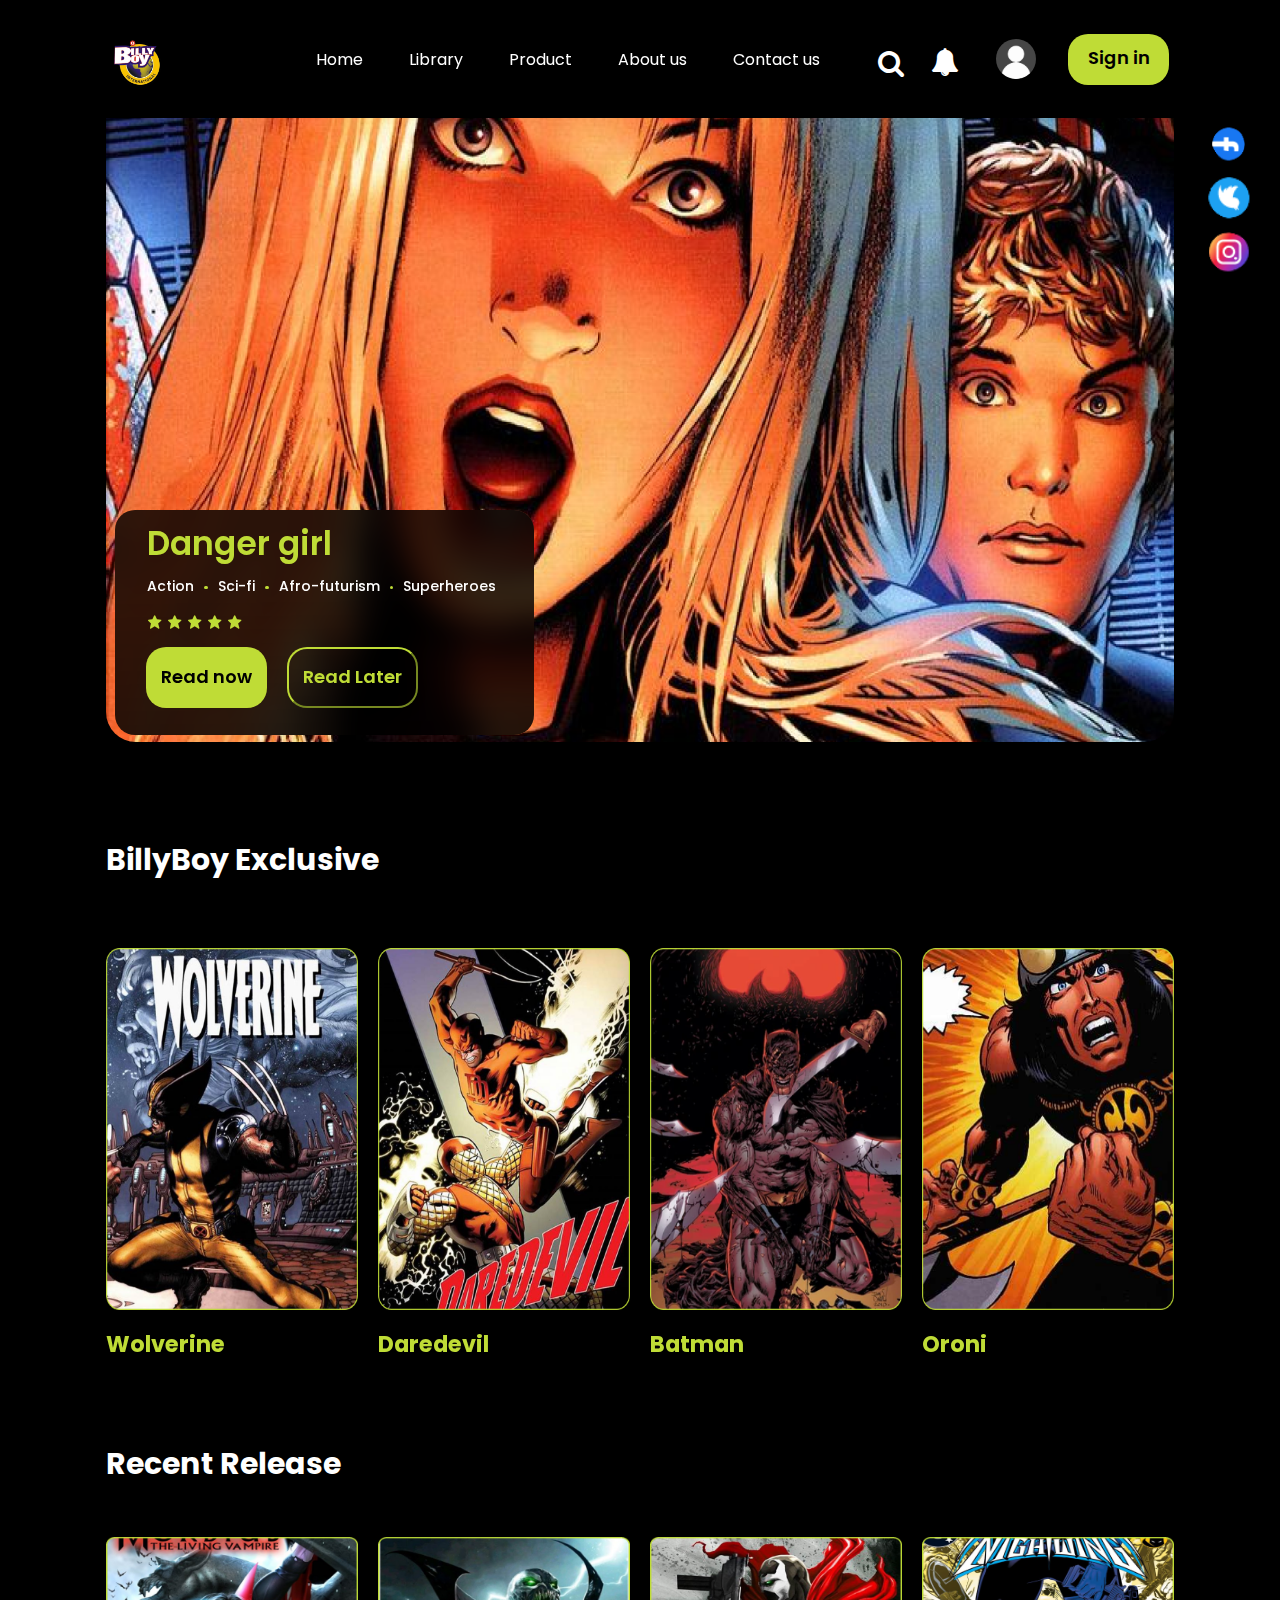
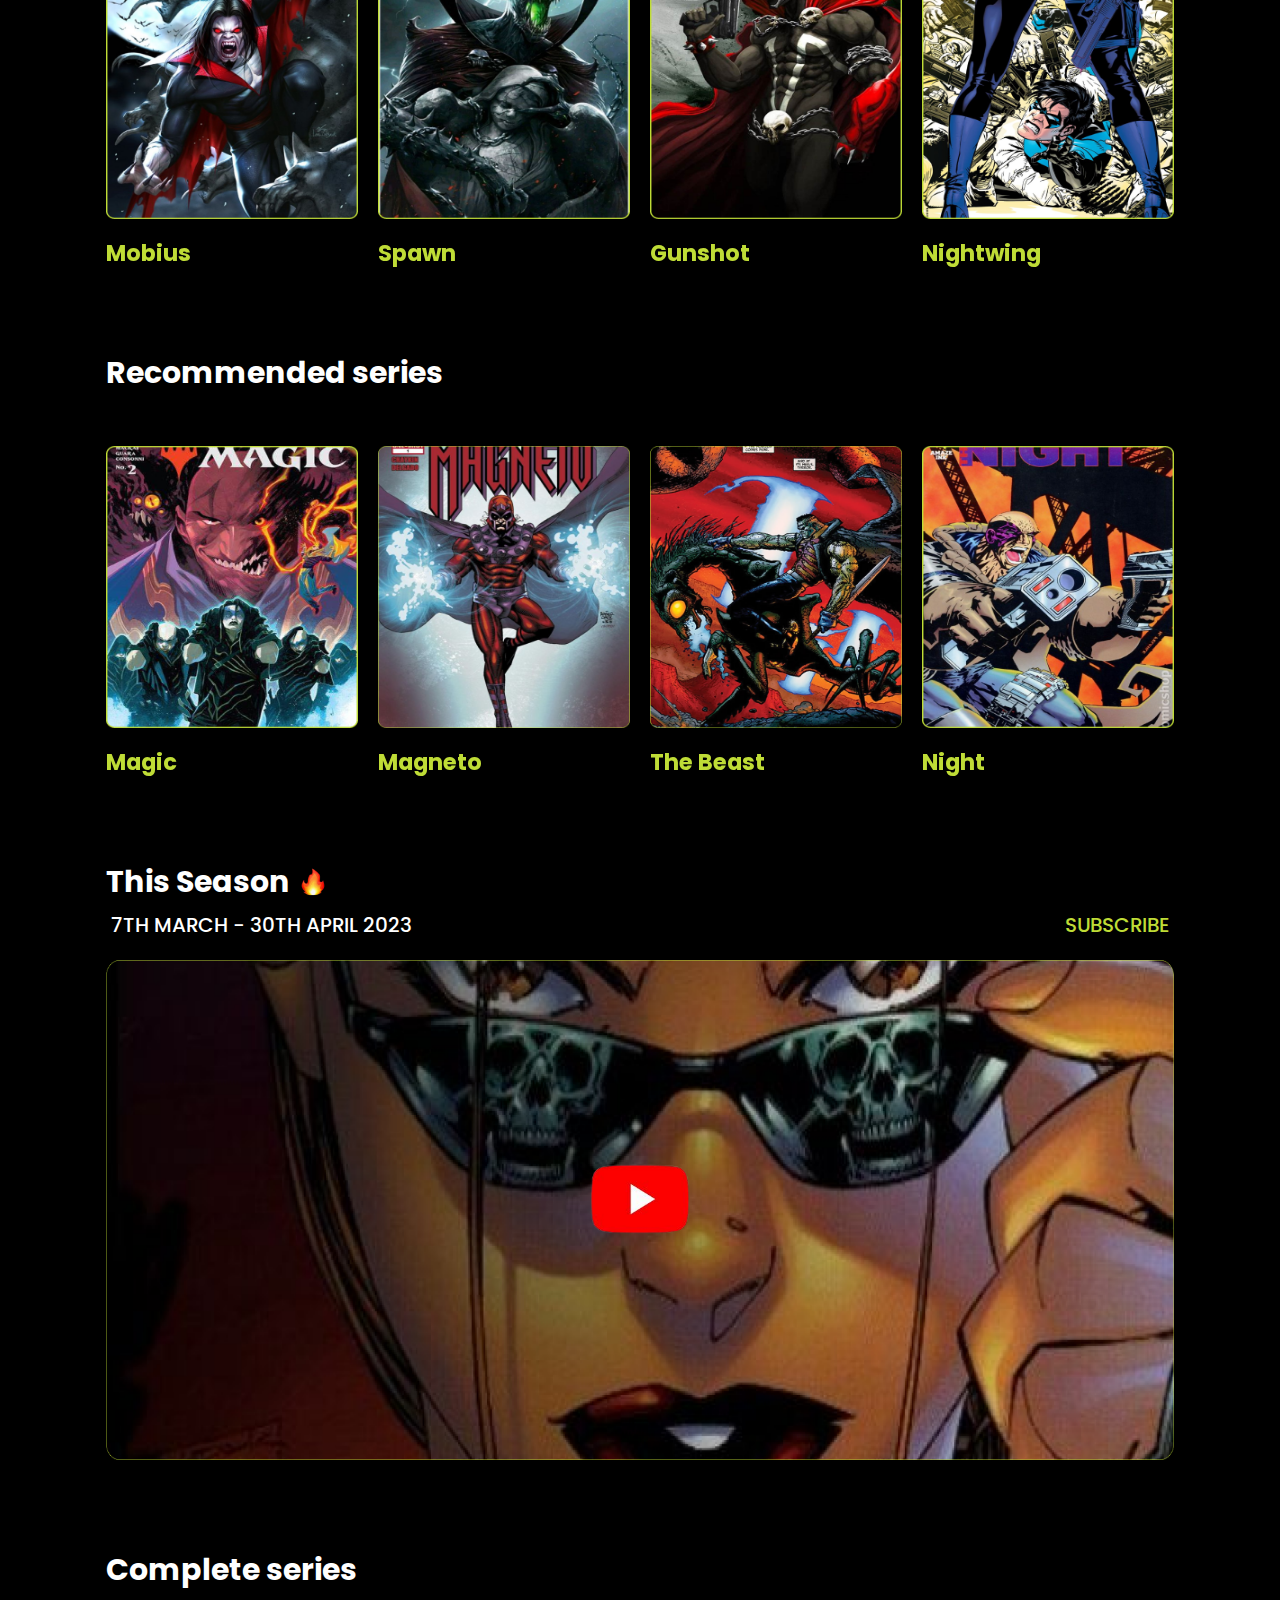
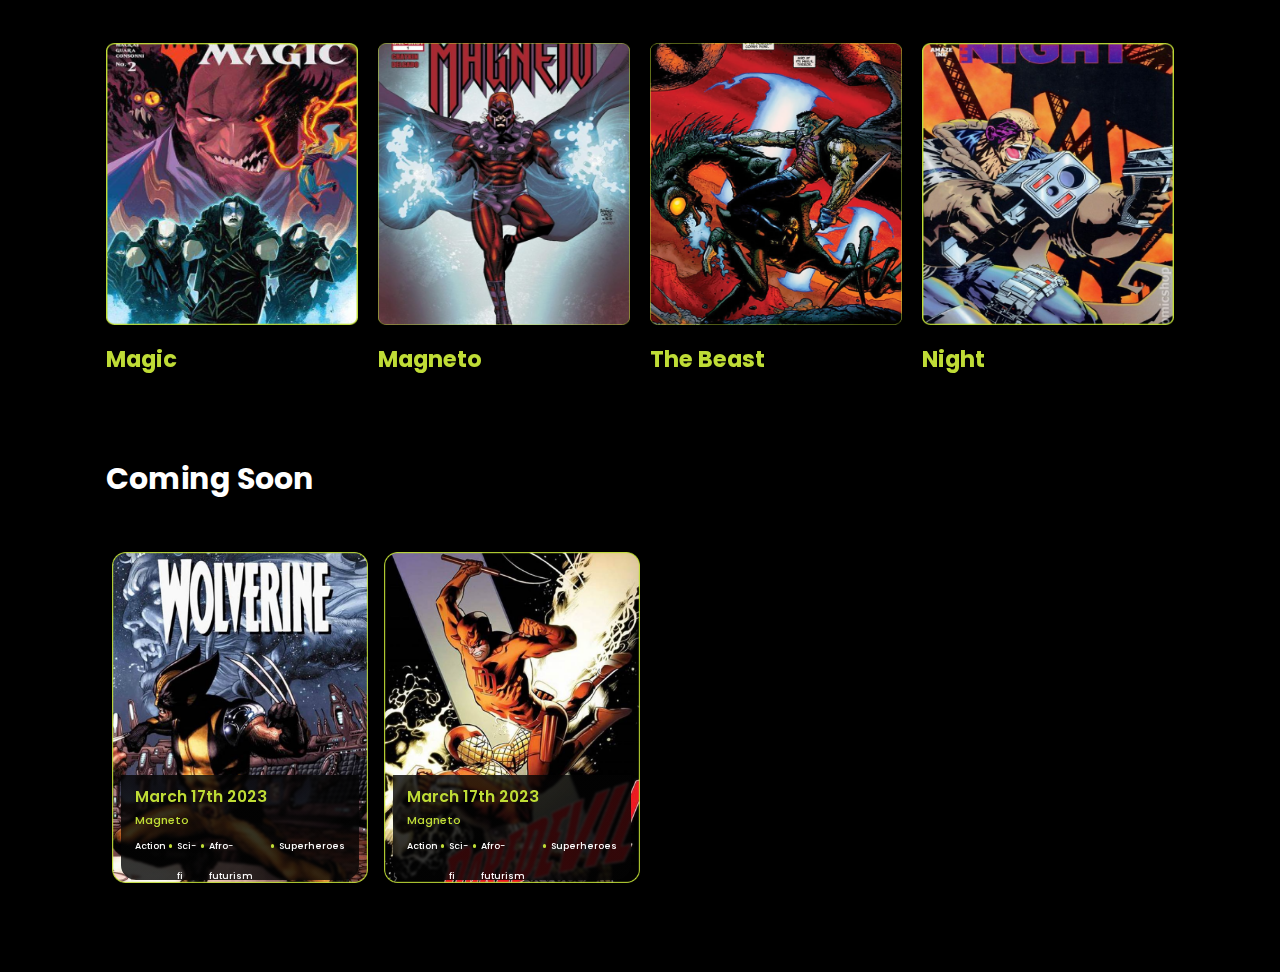
<file: index.html>
<!DOCTYPE html>
<html lang="en">
<head>
  <meta charset="UTF-8">
  <meta http-equiv="X-UA-Compatible" content="IE=edge">
  <meta name="viewport" content="width=device-width, initial-scale=1.0">
  <link rel="shortcut-icon" href="img/favicon.ico" type="image/x-icon">
  <title>BillyBoy Comic | Homepage</title>
  <link rel="apple-touch-icon" sizes="180x180" href="img/apple-touch-icon.png">
  <link rel="icon" type="image/png" sizes="32x32" href="img/favicon-32x32.png">
  <link rel="icon" type="image/png" sizes="16x16" href="img/favicon-16x16.png">
  <link rel="manifest" href="img/site.webmanifest">
  <!-- Link To CSS -->
  <link rel="stylesheet" href="css/style.css">
  <!-- Link TO Swiper -->
  <link rel="stylesheet" href="css/swiper-bundle.min.css">
  <!-- Link to Box Icon -->
  <link rel="stylesheet" href="https://cdnjs.cloudflare.com/ajax/libs/font-awesome/4.7.0/css/font-awesome.min.css">
  <link href='https://unpkg.com/boxicons@2.1.4/css/boxicons.min.css' rel='stylesheet'>
  
</head>
<body>
    <!-- Header -->
    <header>
      <!-- navbar -->
      <div class="nav container">
        <!-- Logo -->
        <a href="index.html" class="logo">
          <img src="img/BillyBoy.png" alt="BillyBoy Logo">
        </a>
        <!-- Search Box -->
        <div class="search-box">
          <!-- <input type="search" name="" id="search-input" placeholder="Search comic"> -->
          <a href="#search"></a><i class="fa fa-search fa-2x"></i></a>
          <a href="#notification"><i class="fa fa-bell fa-2x"></i></a>
          <!-- <a href="#search"><img src="img/search.svg" alt=""></a> -->
          <!-- <a class="vector-icon3" href="#notification"><img src="img/vector3.svg" alt=""></a> -->
        </div>
        <!-- User -->
        <a href="#" class="user">
          <img src="img/uu.png" alt="" class="user-img">
        </a>
        <button class="btn_3">
          <a href="#sign-in" class="signin-btn">Sign in</a>
        </button>
        <div class="social-links">
          <a href="#" class="fb">
            <img src="img/fb-removebg-preview.png" alt="facebook" class="fb-icon">
          </a>
          <a href="#" class="twitter">
            <img src="img/tw-removebg-preview.png" class="twitter-icon">
          </a>
          <a href="#" class="insta">
            <img src="img/ins-removebg-preview.png" alt="" class="insta-icon">
          </a>
        </div>
        <!-- NavBar -->
        <div class="navbar">
          <a href="#home" class="nav-link">
            <span class="nav-link-title">Home</span>
          </a>
          <a href="#about" class="nav-link">
            <!-- <i class='bx bx-home'></i> -->
            <span class="nav-link-title">Library</span>
          </a>
          <a href="#home" class="nav-link">
            <!-- <i class='bx bx-library'></i> -->
            <span class="nav-link-title">Product</span>
          </a>
          <a href="about.html" class="nav-link">
            <!-- <i class='bx bx-bell' ></i> -->
            <span class="nav-link-title">About us</span>
          </a>
          <a href="#home" class="nav-link">
            <!-- <i class='bx bx-heart'></i> -->
            <span class="nav-link-title">Contact us</span>
          </a>
        </div>
      </div>
    </header>
    <!-- Home -->
    <section class="home container" id="home">
        <!-- Home Image -->
        <img src="img/Danger.png" alt="" class="home-img">
        <!-- Home Text -->
        <div class="home-text">
          <h1 class="home-title">Danger girl</h1>
          <div class="feature">
            <p>Action <span class="dot"></span> Sci-fi <span class="dot"></span> Afro-futurism <span class="dot"></span> Superheroes</p>
          </div>
          <p class="rating">
            <i class='bx bxs-star'></i>
            <i class='bx bxs-star'></i>
            <i class='bx bxs-star'></i>
            <i class='bx bxs-star'></i>
            <i class='bx bxs-star'></i>
          </p>
          <!-- <a href="#" class="read-btn"><h3>Read now</h3></a>
          <a href="#" class="later-btn"><h3>Read Later</h3></a> -->
          <div class="cta">
            <button class="btn_1">
              <a href="#Read-now" class="read-btn">Read now</a>
            </button>
            <button class="btn_2">
              <a href="#Read-later" class="later-btn">Read Later</a>
            </button>
          </div>
        </div>
    </section>
    <!-- Home end -->
    <!-- Exclusive start -->
    <section class="exclusive container">
      <!-- heading -->
      <div class="heading">
        <h2 class="heading-title">BillyBoy Exclusive</h2> 
        <!-- Swiper buttons -->
        <div class="swiper-btn">
          <div class="swiper-button-prev"></div>
          <div class="swiper-button-next"></div>
        </div>
      </div>
      <!-- Content -->
      <div class="exclusive-content swiper">
        <div class="swiper-wrapper">
          <!-- comic box 1 -->
          <div class="swiper-slide">
            <div class="comic-box">
              <img src="img/2.png" alt="" class="comic-box-img">
              <div class="box-text">
                <h2 class="comic-title">Wolverine</h2>
              </div>
            </div>
          </div>
          <!-- comic box 2 -->
          <div class="swiper-slide">
            <div class="comic-box">
              <img src="img/1.png" alt="" class="comic-box-img">
              <div class="box-text">
                <h2 class="comic-title">Daredevil</h2>
              </div>
            </div>
          </div>
          <!-- comic box 3 -->
          <div class="swiper-slide">
            <div class="comic-box">
              <img src="img/4.png" alt="" class="comic-box-img">
              <div class="box-text">
                <h2 class="comic-title">Batman</h2>
              </div>
            </div>
          </div>
          <!-- comic box 4 -->
          <div class="swiper-slide">
            <div class="comic-box">
              <img src="img/3.png" alt="" class="comic-box-img">
              <div class="box-text">
                <h2 class="comic-title">Oroni</h2>
              </div>
            </div>
          </div>
          <!-- comic box 5 -->
          <div class="swiper-slide">
            <div class="comic-box">
              <img src="img/5.png" alt="" class="comic-box-img">
              <div class="box-text">
                <h2 class="comic-title">Morbis</h2>
              </div>
            </div>
          </div>
          <!-- comic box 6 -->
          <div class="swiper-slide">
            <div class="comic-box">
              <img src="img/6.png" alt="" class="comic-box-img">
              <div class="box-text">
                <h2 class="comic-title">Spawn</h2>
              </div>
            </div>
          </div>
          <!-- comic box 7 -->
          <div class="swiper-slide">
            <div class="comic-box">
              <img src="img/7.png" alt="" class="comic-box-img">
              <div class="box-text">
                <h2 class="comic-title">Nighthawk</h2>
              </div>
            </div>
          </div>
          <!-- comic box 8 -->
          <div class="swiper-slide">
            <div class="comic-box">
              <img src="img/8.png" alt="" class="comic-box-img">
              <div class="box-text">
                <h2 class="comic-title">Nightwing</h2>
              </div>
            </div>
          </div>
          <!-- comic box 9 -->
          <div class="swiper-slide">
            <div class="comic-box">
              <img src="img/12.png" alt="" class="comic-box-img">
              <div class="box-text">
                <h2 class="comic-title">The Beast</h2>
              </div>
            </div>
          </div> 
        </div>  
      </div>
    </section>
    <!-- Exclusive section End -->
    <!-- Recent Section Starts -->
    <section class="recent container" id="recent">
      <!-- heading -->
      <div class="heading_2" id="rec">
        <h2 class="heading-title_2">Recent Release</h2> 
        <!-- Swiper buttons -->
        <div class="swiper-btn">
          <div class="swiper-button-prev"></div>
          <div class="swiper-button-next"></div>
        </div>
      </div>
      <!-- Content -->
      <div class="recent-content swiper">
        <div class="swiper-wrapper">
          <!-- comic box 1 -->
          <div class="swiper-slide" >
            <div class="comic-box_">
              <img src="img/5.png" alt="" class="comic-box-img">
              <div class="box-text">
                <h2 class="comic-title">Mobius</h2>
              </div>
            </div>
          </div>
          <!-- comic box 2 -->
          <div class="swiper-slide">
            <div class="comic-box_">
              <img src="img/6.png" alt="" class="comic-box-img">
              <div class="box-text">
                <h2 class="comic-title">Spawn</h2>
              </div>
            </div>
          </div>
          <!-- comic box 3 -->
          <div class="swiper-slide">
            <div class="comic-box_">
              <img src="img/7.png" alt="" class="comic-box-img">
              <div class="box-text">
                <h2 class="comic-title">Gunshot</h2>
              </div>
            </div>
          </div>
          <!-- comic box 4 -->
          <div class="swiper-slide">
            <div class="comic-box_">
              <img src="img/8.png" alt="" class="comic-box-img">
              <div class="box-text">
                <h2 class="comic-title">Nightwing</h2>
              </div>
            </div>
          </div>
          <!-- comic box 5 -->
          <div class="swiper-slide">
            <div class="comic-box_">
              <img src="img/19.png" alt="" class="comic-box-img">
              <div class="box-text">
                <h2 class="comic-title">Dark Night</h2>
              </div>
            </div>
          </div>
          <!-- comic box 6 -->
          <div class="swiper-slide">
            <div class="comic-box_">
              <img src="img/16.png" alt="" class="comic-box-img">
              <div class="box-text">
                <h2 class="comic-title">Magneto</h2>
              </div>
            </div>
          </div>
          <!-- comic box 7 -->
          <div class="swiper-slide">
            <div class="comic-box_">
              <img src="img/17.png" alt="" class="comic-box-img">
              <div class="box-text">
                <h2 class="comic-title">Magic</h2>
              </div>
            </div>
          </div>
          <!-- comic box 9 -->
          <div class="swiper-slide">
            <div class="comic-box_">
              <img src="img/12.png" alt="" class="comic-box-img">
              <div class="box-text">
                <h2 class="comic-title">The Beast</h2>
              </div>
            </div>
          </div> 
        </div>  
      </div>
    </section>
    <!-- Recent section End -->
    <!-- Recommend Section Starts -->
    <section class="recommend container" id="recommend">
      <!-- heading -->
      <div class="heading_3" id="recm">
        <h2 class="heading-title_3">Recommended series</h2> 
        <!-- Swiper buttons -->
        <div class="swiper-btn">
          <div class="swiper-button-prev"></div>
          <div class="swiper-button-next"></div>
        </div>
      </div>
      <!-- Content -->
      <div class="recommend-content swiper">
        <div class="swiper-wrapper">
          <!-- comic box 1 -->
          <div class="swiper-slide" >
            <div class="comic-box__">
              <img src="img/17.png" alt="" class="comic-box-img">
              <div class="box-text">
                <h2 class="comic-title">Magic</h2>
              </div>
            </div>
          </div>
          <!-- comic box 2 -->
          <div class="swiper-slide">
            <div class="comic-box__">
              <img src="img/11.png" alt="" class="comic-box-img">
              <div class="box-text">
                <h2 class="comic-title">Magneto</h2>
              </div>
            </div>
          </div>
          <!-- comic box 3 -->
          <div class="swiper-slide">
            <div class="comic-box__">
              <img src="img/12.png" alt="" class="comic-box-img">
              <div class="box-text">
                <h2 class="comic-title">The Beast</h2>
              </div>
            </div>
          </div>
          <!-- comic box 4 -->
          <div class="swiper-slide">
            <div class="comic-box__">
              <img src="img/19.png" alt="" class="comic-box-img">
              <div class="box-text">
                <h2 class="comic-title">Night</h2>
              </div>
            </div>
          </div>
          <!-- comic box 5 -->
          <div class="swiper-slide">
            <div class="comic-box__">
              <img src="img/19.png" alt="" class="comic-box-img">
              <div class="box-text">
                <h2 class="comic-title">Dark Night</h2>
              </div>
            </div>
          </div>
          <!-- comic box 6 -->
          <div class="swiper-slide">
            <div class="comic-box__">
              <img src="img/16.png" alt="" class="comic-box-img">
              <div class="box-text">
                <h2 class="comic-title">Magneto</h2>
              </div>
            </div>
          </div>
          <!-- comic box 7 -->
          <div class="swiper-slide">
            <div class="comic-box__">
              <img src="img/17.png" alt="" class="comic-box-img">
              <div class="box-text">
                <h2 class="comic-title">Magic</h2>
              </div>
            </div>
          </div>
          <!-- comic box 9 -->
          <div class="swiper-slide">
            <div class="comic-box__">
              <img src="img/12.png" alt="" class="comic-box-img">
              <div class="box-text">
                <h2 class="comic-title">The Beast</h2>
              </div>
            </div>
          </div> 
        </div>  
      </div>
    </section>
    <!-- Recommend Section Ends -->
    <section class="season container" id="season">
      <!-- heading -->
      <div class="heading_4" id="seas">
        <h5 class="heading-title_4">This Season</h5>
          <img class="fire" src="img/fire.png"/>
          
      </div>
      <div class="details">
        <h6 class="id">7TH MARCH - 30TH APRIL 2023</h6>
        <a href="#" class="sub-link"><h6 class="subscribe">SUBSCRIBE</h6></a>
      </div>
      <div class="youtube">
        <img class="youtube-img" src="img/15.png" alt="">
        <a href="#"><img class="youtube-icon" src="img/youtube.png"></a>
      </div>
    </section>
    <!-- Complete Series Section Starts -->
    <section class="complete container" id="series">
      <!-- heading -->
      <div class="heading_5" id="com-series">
        <h2 class="heading-title_5">Complete series</h2> 
        <!-- Swiper buttons -->
        <div class="swiper-btn">
          <div class="swiper-button-prev"></div>
          <div class="swiper-button-next"></div>
        </div>
      </div>
      <!-- Content -->
      <div class="recommend-content swiper">
        <div class="swiper-wrapper">
          <!-- comic box 1 -->
          <div class="swiper-slide" >
            <div class="comic-box_5">
              <img src="img/17.png" alt="" class="comic-box-img">
              <div class="box-text">
                <h2 class="comic-title">Magic</h2>
              </div>
            </div>
          </div>
          <!-- comic box 2 -->
          <div class="swiper-slide">
            <div class="comic-box_5">
              <img src="img/11.png" alt="" class="comic-box-img">
              <div class="box-text">
                <h2 class="comic-title">Magneto</h2>
              </div>
            </div>
          </div>
          <!-- comic box 3 -->
          <div class="swiper-slide">
            <div class="comic-box_5">
              <img src="img/12.png" alt="" class="comic-box-img">
              <div class="box-text">
                <h2 class="comic-title">The Beast</h2>
              </div>
            </div>
          </div>
          <!-- comic box 4 -->
          <div class="swiper-slide">
            <div class="comic-box_5">
              <img src="img/19.png" alt="" class="comic-box-img">
              <div class="box-text">
                <h2 class="comic-title">Night</h2>
              </div>
            </div>
          </div>
          <!-- comic box 5 -->
          <div class="swiper-slide">
            <div class="comic-box_5">
              <img src="img/19.png" alt="" class="comic-box-img">
              <div class="box-text">
                <h2 class="comic-title">Dark Night</h2>
              </div>
            </div>
          </div>
          <!-- comic box 6 -->
          <div class="swiper-slide">
            <div class="comic-box_5">
              <img src="img/16.png" alt="" class="comic-box-img">
              <div class="box-text">
                <h2 class="comic-title">Magneto</h2>
              </div>
            </div>
          </div>
          <!-- comic box 7 -->
          <div class="swiper-slide">
            <div class="comic-box_5">
              <img src="img/17.png" alt="" class="comic-box-img">
              <div class="box-text">
                <h2 class="comic-title">Magic</h2>
              </div>
            </div>
          </div>
          <!-- comic box 9 -->
          <div class="swiper-slide">
            <div class="comic-box_5">
              <img src="img/12.png" alt="" class="comic-box-img">
              <div class="box-text">
                <h2 class="comic-title">The Beast</h2>
              </div>
            </div>
          </div> 
        </div>  
      </div>
    </section>
    <!-- Complete Seies Section Ends -->
      <!-- Coming Soon Starts -->
    <section class="coming-soon container" id="coming">
        <!-- heading -->
        <div class="heading_6" id="com-soon">
          <h2 class="heading-title_6">Coming Soon</h2> 
          <!-- Swiper buttons -->
          <div class="swiper-btn">
            <div class="swiper-button-prev"></div>
            <div class="swiper-button-next"></div>
          </div>
        </div>
        <!-- Content -->
        <div class="coming-content swiper">
          <div class="swiper-wrapper">
            <!-- comic box 1 -->
            <div class="swiper-slide" >
              <div class="comic-box_6">
                <img src="img/2.png" alt="" class="comic-box-img_1">
                <div class="box-text">
                  <h2 class="date">March 17th 2023</h2>
                  <span class="comic">Magneto</span>
                  <div class="feat">
                    <p>Action <span class="dt"></span> Sci-fi <span class="dt"></span> Afro-futurism <span class="dt"></span> Superheroes</p>
                  </div>
                </div>
              </div>
            </div>
            <div class="swiper-slide" >
              <div class="comic-box_6">
                <img src="img/1.png" alt="" class="comic-box-img_1">
                <div class="box-text">
                  <h2 class="date">March 17th 2023</h2>
                  <span class="comic">Magneto</span>
                  <div class="feat">
                    <p>Action <span class="dt"></span> Sci-fi <span class="dt"></span> Afro-futurism <span class="dt"></span> Superheroes</p>
                  </div>
                </div>
              </div>
            </div>
           </div>
         </div>
      </section>
      <!-- Coming Soon Section Ends -->
      <div class="next-page"></div>
          






    <!-- Link To Swiper js -->
    <script src="js/swiper-bundle.min.js"></script>
    <!-- Link to Js -->
    <script src="js/main.js"></script>

</body>
</html>
</file>
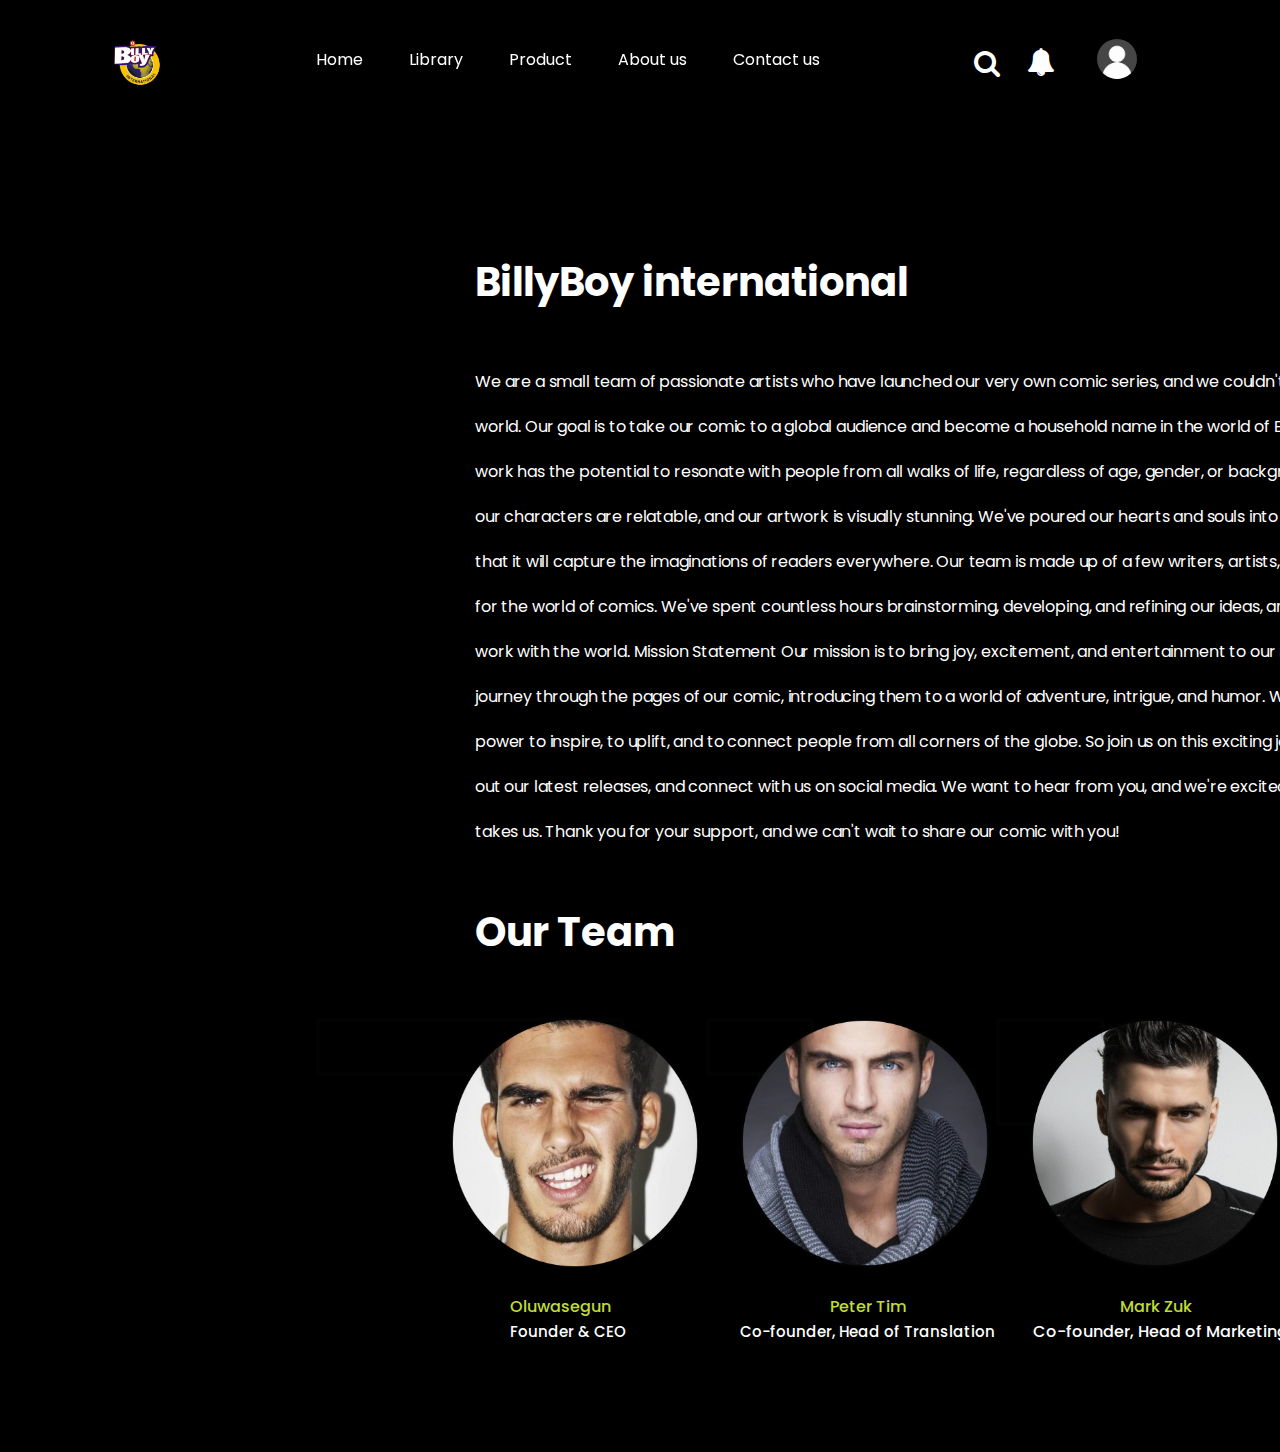
<file: about.html>
<!DOCTYPE html>
<html lang="en">
<head>
  <meta charset="UTF-8">
  <meta http-equiv="X-UA-Compatible" content="IE=edge">
  <meta name="viewport" content="width=device-width, initial-scale=1.0">
  <title>BillyComic ! About page</title>
  <link rel="stylesheet" href="css/about.css">
  <link rel="stylesheet" href="css/style.css">
  <link
  rel="stylesheet"
  href="https://fonts.googleapis.com/css2?family=Quicksand:wght@400;500;600;700&display=swap"
/>
  <link rel="stylesheet" href="https://cdnjs.cloudflare.com/ajax/libs/font-awesome/4.7.0/css/font-awesome.min.css">
</head>
<body>
  <!-- Header -->
  <header>
    <!-- navbar -->
    <div class="nav container">
      <!-- Logo -->
      <a href="index.html" class="logo">
        <img src="img/BillyBoy.png" alt="BillyBoy Logo">
      </a>
      <!-- Search Box -->
      <div class="search-box">
        <!-- <input type="search" name="" id="search-input" placeholder="Search comic"> -->
        <a href="#search"></a><i class="fa fa-search fa-2x"></i></a>
        <a href="#notification"><i class="fa fa-bell fa-2x"></i></a>
        <!-- <a href="#search"><img src="img/search.svg" alt=""></a> -->
        <!-- <a class="vector-icon3" href="#notification"><img src="img/vector3.svg" alt=""></a> -->
      </div>
      <!-- User -->
      <a href="#" class="user">
        <img src="img/uu.png" alt="" class="user-img">
      </a>
      <!-- NavBar -->
      <div class="navbar">
        <a href="index.html" class="nav-link">
          <!-- <i class='bx bx-home'></i> -->
          <span class="nav-link-title">Home</span>
        </a>
        <a href="about.html" class="nav-link">
          <!-- <i class='bx bx-home'></i> -->
          <span class="nav-link-title">Library</span>
        </a>
        <a href="#home" class="nav-link">
          <!-- <i class='bx bx-library'></i> -->
          <span class="nav-link-title">Product</span>
        </a>
        <a href="#home" class="nav-link">
          <!-- <i class='bx bx-bell' ></i> -->
          <span class="nav-link-title">About us</span>
        </a>
        <a href="#home" class="nav-link">
          <!-- <i class='bx bx-heart'></i> -->
          <span class="nav-link-title">Contact us</span>
        </a>
      </div>
    </div>  
  </header>
  <b class="billyboy-international">BillyBoy international</b>
  <b class="our-team">Our Team</b>
    <div class="we-are-a-container">
      <span class="we-are-a-container1">
        <p class="we-are-a">
          We are a small team of passionate artists who have launched our very
          own comic series, and we couldn't be more excited to share it with
          the
        </p>
        <p class="we-are-a">
          world. Our goal is to take our comic to a global audience and become
          a household name in the world of Entertainment. We believe that our
        </p>
        <p class="we-are-a">
          work has the potential to resonate with people from all walks of
          life, regardless of age, gender, or background. Our storylines are
          compelling,
        </p>
        <p class="we-are-a">
          our characters are relatable, and our artwork is visually stunning.
          We've poured our hearts and souls into this project, and we are
          confident
        </p>
        <p class="we-are-a">
          that it will capture the imaginations of readers everywhere. Our
          team is made up of a few writers, artists, and designers who have a
          deep love
        </p>
        <p class="we-are-a">
          for the world of comics. We've spent countless hours brainstorming,
          developing, and refining our ideas, and we're thrilled to finally
          share our
        </p>
        <p class="we-are-a">
          work with the world. Mission Statement Our mission is to bring joy,
          excitement, and entertainment to our readers. We want to take them
          on a
        </p>
        <p class="we-are-a">
          journey through the pages of our comic, introducing them to a world
          of adventure, intrigue, and humor. We believe that our work has the
        </p>
        <p class="we-are-a">
          power to inspire, to uplift, and to connect people from all corners
          of the globe. So join us on this exciting journey! Explore our
          website, check
        </p>
        <p class="we-are-a">
          out our latest releases, and connect with us on social media. We
          want to hear from you, and we're excited to see where this adventure
        </p>
        <p class="takes-us-thank">
          takes us. Thank you for your support, and we can't wait to share
          our comic with you!
        </p>
      </span>
    </div>
    <div class="img-container">
      <div class="ellipse-parent">
        <img class="group-child" alt="" src="./public/ellipse-131@2x.png" />
        <div class="oluwasegun">Oluwasegun</div>
        <div class="founder-ceo">Founder & CEO</div>
      </div>
      <div class="ellipse-group">
        <img class="group-item" alt="" src="./public/ellipse-132@2x.png" />
        <div class="peter-tim">Peter Tim</div>
        <div class="co-founder-head-of">Co-founder, Head of Translation</div>
      </div>
      <div class="ellipse-container">
        <img class="group-it" alt="" src="./public/ellipse-133@2x.png" />
        <div class="mark-zuk">Mark Zuk</div>
        <div class="co-founder-head-of1">Co-founder, Head of Marketing</div>
      </div>
      <div class="group-div">
        <img class="group-ch" alt="" src="./public/ellipse-134@2x.png" />
        <div class="mark-zuk">Erik Pana</div>
        <div class="co-founder-distribution">Co-founder, Distribution & PR</div>
      </div>
    </div>
   
</body>
</html>
</file>
<file: css/style.css>
@import url('https://fonts.googleapis.com/css2?family=Montserrat:ital,wght@0,100;0,200;0,300;0,400;0,800;1,200&family=Outfit:wght@400;500;600;700;900&family=Poppins:wght@400;500;600;700&display=swap');

*{
  font-family: 'Poppins', sans-serif;
  margin: 0;
  padding: 0;
  scroll-behavior: smooth;
  box-sizing: border-box;
  scroll-padding-top: 2rem;
}

/* Some variables */
:root {
  --main-color:#BFDC36 ;
  --hover-color: hsl(70, 93%, 41%);
  --body-color:#000000;
  --container-color:#464646 ;
  --text-color:#fff ;
}

a{
  text-decoration:none;
}

li{
  list-style: none;
}

section{
  padding: 3rem 0 2rem;
}

img{
  width: 100%;
}

.logo{
  width: 50px;
  height: 50px;
  left: 90px;
  top: 30px;
  margin: 10px auto 2px 2px;
}

.bx,
.fa{
  cursor: pointer;
}

.fa-bell{
  margin-left: 15px;
  color: var(--text-color);
}

.fa-bell:hover,
.fa-search:hover{
  color: var(--hover-color);
  transition: 0.25s all linear;
  transform: scale(1.1);
}

body{
  background: var(--body-color);
  color: var(--text-color);
}

.container{
  max-width: 1068px;
  margin: auto;
  width: 100%;
}
header{
  position: fixed;
  top: 0;
  left: 0;
  width: 100%;
  background:var(--body-color);
  z-index: 100;
}

/* Nav */
.nav{
  display: flex;
  align-items: center;
  justify-content: center;
  padding: 5px;
}

/* Search Box */
.search-box{
  width: 100px;
  height: 100px;
  display: flex;
  align-items: center;
  column-gap: 0.7rem;
  margin-top: 0.5rem;
  font-size: 14px;
}


/* User */
.user{
  display: flex;
  margin-left: 1.8rem;
  margin-right: 2rem;
}

/* .vector-icon3 {
  margin-left: 8px;
} */

.user-img{
  width: 40px;
  height: 40px;
  object-fit: cover;
  object-position: center;
  border-radius: 50%;
  align-items: center;
  background: var(--container-color);
}

.btn_3{
  width: 101px;
  height: 51px;
  /* left: 1516px; */
  top: 50px;

  background: #BFDC36;
  border-radius: 20px;
  border:none;
  /* margin-left: 150px; */
  /* margin-right: 12px;
  margin-left: 5rem; */
}

.btn_3 .signin-btn{
  line-height: 20px;
  color: var(--body-color);
  font-style: normal;
  font-weight: 600;
  font-size: 18px;
  line-height: 20px;
}

.btn_3 .signin-btn:hover{
  color: var(--text-color);
}

/* Navbar */
.navbar{
  position:fixed;
  /* top: 50%; */
  transform: translateY(-50%);
  margin-top: 1.6rem;
  /* left: 18px; */
  display: flex;
  /* flex-direction: column; */
  /* row-gap: 5rem; */
  padding:0 5px;
  margin-right: 10rem;
}

.social-links{
  position: fixed;
  top: 12%;
  /* left: 400px; */
  right: 10px;
  flex-direction: column ;
  row-gap: 20rem;
  width: 60px;
  margin: 10px;
  object-fit: cover;
  /* object-position: center; */
  border-radius:100px;
  align-items: center;
  /* background: #070477; */
}

.nav-link{
  display: flex;
  align-items: center;
  color: var(--text-color);
  padding: 0 15px;
  margin-left: 1rem;
}

.nav-link:hover{
  color: var(--hover-color);
  transition: 0.25s all linear;
  transform: scale(1.1);

}

.nav-link::after{
  content: "";
  color: var(--hover-color);
  transition: 0.25s all linear ;
  transform: scale(1.1);
}

.nav-link .fa{
  font-size: 1.6rem;
}

.nav-link-title{
  font-size: 1rem;
}

/* Home */
.home{
  position: relative;
  height: 450px;
  display: flex;
  align-items: center;
  /* margin-top: 5rem ; */
  border-radius: 0.5rem;
}

.home-img{
  position: absolute;
  width: 100%;
  height: 155%;
  z-index: -1;
  object-fit: center;
  border-radius: 30px;
  margin-top: 20rem;
}
/* .home-img .home-text{
  padding-top: 100px;
} */
.home-text{
  padding: 31px;
  margin-top: 780px;
  margin-left: 9px;
  margin-bottom: 2px; 
  background: linear-gradient(359.3deg, #000000 -235.13%, rgba(0, 0, 0, 0.8) 61.96%);
  backdrop-filter: blur(15px);
  /* Note: backdrop-filter has minimal browser support */
  
  border-radius: 20px;
  width: 419px;
  height: 225px;
  /* left: 50px; */
  top: 767px;
  justify-content: center;
  align-items: center;
  z-index: 1;
}

.home-title{
  font-size: 33px;
  font-weight: 600;
  color: var(--main-color);
  width: 241px;
  height: 20px;
  line-height: 5px;
  margin-left: 1px;
}

.youtube{
 display: inline-flex;
 align-items: center;
 justify-content: center;
}



.youtube > .youtube-img{
  height: 500px;
}
 .youtube  > .inline{
 position: absolute;
 display: flex;
 margin-bottom: 300px;
 margin-left: 20px;
}

.inline > img{
  width: 79px;
  height: 79px;
}

.inline > h5{
  width: 216px;
  font-size: 21px;
  height: 20px;
  margin-top: 20px;
}

.youtube a{
  position: absolute;
  width: 118px;
  height: 118px;
}
.youtube > .youtube-icon{
  position: absolute;
  width:118px;
  height: 118px;
  margin-left: 115px;
  margin-bottom: 10px;
  margin-right: 100px;
  /* flex-direction: column; */
  justify-content: flex-end;
  padding: 14px;
}
.feature{
  margin-top: 10px;
  margin-left: 1px;
}

.feature p{
  font-size: 14px;
  font-weight: 500;
  line-height: 30px;
  height: 5px;
  display: flex;
}

/* .home-text p{
  font-size: 0.938rem;
  color: var(--text-color);
  display: flex;
  padding-top: 20px;
} */
 .dot{
  background: var(--main-color);
  width: 0.2355rem;
  height:0.2355rem;
  border-radius: 120px;
  margin-top:15px;
  margin-left: 10px;
  margin-right: 10px;
}

.rating{
  width: 152px;
  height: 24px;
  left: 140px;
  margin-top: 35px;
}

.rating .bxs-star{
  color: var(--main-color);
  /* padding-bottom: 20px; */
  width: 15px;
  height: 24px;
  margin-left: 1px;
  display: inline-flex;
}

.cta{
  display: flex;
}

.btn_1{
  display: flex;
  /* color:var(--text-color); */
  width: 121px;
  height: 61px;
  align-items: center;
  justify-content: center;
  border-radius: 20px;
  background: var(--main-color);
  border: none;
  margin-top: 12px;
 
}

.btn_2{
  display: flex;
  width: 131px;
  height: 61px;
  align-items: center;
  justify-content: center;
  border-radius: 20px;
  border-color: var(--main-color);
  background: none;
  margin-left: 20px;
  margin-top: 12px;
}

.read-btn{
  color: var(--body-color);
}

.btn_1 .read-btn{
  width: 115px;
  height: 20px;
  font-weight:600;
  font-size: 18px;
  line-height: 20px;
  font-style: normal;
}

.later-btn{
  color: var(--main-color);
}

.btn_2 .later-btn{
  width: 115px;
  height: 20px;
  font-weight: 600;
  font-size: 18px;
  line-height: 20px;
  font-style: normal;
}

/* Heading */

.heading{
  display: flex;
  align-items: center;
  justify-content: space-between;
  width: 1090x;
  height:400px; 
  left: 84px;
  top: 1233px;
  margin-top: 50px;
  /* margin-bottom: 1rem; */
}

.heading_2{
  display: flex;
  justify-content: space-between;
  /* margin: 50px; */
}

.heading_3{
  display: flex;
  justify-content: space-between;
}

.heading-title_2{
  width: 337px;
  /* left: 300px; */
  font-weight: 700;
  font-size: 30px;
  margin-bottom: 50px;
}

.heading-title_3{
  width: 337px;
  font-weight:700;
  font-size:30px ;
  margin-bottom: 50px;
}

.heading > .heading-title,
.heading > .swiper-btn{
  margin-top: 24rem;
  margin-bottom: 10rem;
}

.heading-title{
  width: 337px;
  left: 90px;
  /* top: 1242px; */
  font-weight: 700;
  font-size: 30px;
  /* line-height: 20px; */
  /* display: flex;
  align-items: center; */
}



/*  Comic box */

.comic-box > .comic-box-img{
  left: 86px;
  width: 100%;
  height:362px;
}

.comic-box > .comic-box-img:hover{
  transform: 0.3s all linear;
  transform: scale(1.1);
  transform: translateZ(2);
}

.comic-box .box-text{
color: var(--main-color);
font-size: 15px;
margin-top: 10px;
}

.comic-box_ .box-text{
  color: var(--main-color);
font-size: 15px;
margin-top: 10px;
}

.comic-box_ > .comic-box-img{
  width: 100%;
  height: 282px;
}

.comic-box_ > .comic-box-img:hover{
  transform: 0.3s all linear;
  transform: scale(1.1);
  transform: translateY(1);
 }

.comic-box__ > .comic-box-img{
  width: 100%;
  height: 282px;
}
.comic-box__ > .comic-box-img:hover{
  transform: 0.3s all linear;
  transform: scale(1.1);
  transform: translateZ(2);
 }

.comic-box__ .box-text{
  color: var(--main-color);
font-size: 15px;
margin-top: 10px;
}

/* Swiper buttons */
.swiper-btn{
  display: flex;
}

.swiper-button-next,
.swiper-button-prev{
  position: static !important;
  margin: 0 30px 0 10px !important;
}

.swiper-button-prev::after{
  color: var(--text-color);
  font-size: 15px !important;
  font-weight: 700;
}

.swiper-button-next::after{
  color: var(--body-color);
  font-size: 15px !important;
  font-weight: 700;
}

.swiper-button-next{
  background: var(--main-color);
  border-radius: 50%;
  width: 0.1rem;
  padding: 25px;
}

.swiper-button-prev{
  background: var(--container-color);
  border-radius: 50%;
  width: 0.1rem;
  padding: 25px;
}

/* #recent > #rec{
  height: 300px;
} */

/* #rec > .heading-title,
#rec > .swiper-btn{
  margin-bottom: 12rem;
} */

#recent > .comic-box{
  margin-bottom: 90%;

}
.heading_4{
  /* display:flex; */
  display: flex;
  /* justify-content: center; */
  align-items: center;

}

.heading_4 > .heading-title_4{
  font-weight: 700;
  font-size: 30px;
}
.fire{
  height: 30.998966276707165px;
  width: 25.559999465942386px;
  margin-left: 10px ;
  border-radius: 0px;
}

.details{
  display: flex;
  justify-content: space-between;

}

.subscribe{
  /* margin-left: 800px; */
  color: var(--main-color);
  width: 349px;
  height: 20px;
  padding-left:240px;
  font-style: normal;
  font-weight: 500;
  font-size: 20px;
  margin-top: 5px;
}

.sub-link{
  margin-left: 000px;
}


.id{
  width: 349px;
  height: 20px;
  margin-left: 5px;
  font-style: normal;
  font-weight: 500;
  font-size: 20px;
  margin-top: 5px;
}

.youtube-img{
  margin-top:30px;
}

.heading_5{
  display: flex;
  justify-content: space-between;
}

.heading-title_5{
  width: 337px;
  font-weight:700;
  font-size:30px ;
  margin-bottom: 50px;
}

.comic-box_5 > .comic-box-img{
  width: 100%;
  height: 282px;
}

.comic-box_5 > .comic-box-img:hover{
  transform: 0.3s all linear;
  transform: scale(1.1);
  transform: translateZ(2);
 }

.comic-box_5 .box-text{
  color: var(--main-color);
  font-size: 15px;
  margin-top: 10px;
}

.heading_6{
  display: flex;
  justify-content: space-between;
}

.heading-title_6{
  width: 337px;
  font-weight:700;
  font-size:30px ;
  margin-bottom: 50px;
}



/* .comic-box_6 > .comic-box-img:hover{
 transform: 0.3s all linear;
 transform: scale(1.1);
 transform: translateZ(2);
} */

/* .comic-box_6 .box-text{
  color: var(--main-color);
  font-size: 15px;
  margin-top: 10px;
} */

.comic-box_6{
  position: relative;
  padding: 0 10px 50px 6px;
  width:292px ;
  overflow: hidden;
}

.comic-box_6 > .comic-box-img_1{
  width: 256px;
  height: 57%;
}

.comic-box_6 .box-text{
  position: absolute;
  bottom: 0;
  left: 0;
  width: 238px;
  height: 105px;
  margin-bottom: 60px;
  margin-left: 15px;
  margin-right: 10px;
  display: flex;
  flex-direction: column;
  justify-content: flex-end;
  padding: 14px;
  background: linear-gradient(116.5deg, rgba(3, 3, 3, 0.8) 13.94%, rgba(3, 3, 3, 0.8) 79.96%);
backdrop-filter: blur(1px);
/* Note: backdrop-filter has minimal browser support */

border-radius: 0px 0px 15px 15px;
overflow: hidden;
}

 .date{
  font-size: 0.97rem;
  padding-bottom: 5px;
  font-weight: 600;
  color: var(--main-color);
  line-height: 20px;
} 

.comic{
  font-size: 0.7rem;
  font-weight: 500;
  padding-bottom: 2px;
  color: var(--main-color);
}

.box-text > .feat{
  margin-bottom: 30px;
} */

/* .dot{
  background: var(--main-color);
  width: 0.2345rem;
  height:0.2345rem;
  border-radius: 100px;
  margin-top:15px;
  margin-left: 10px;
  margin-right: 10px;
} */


.feat{
  margin-top: 10px;
  margin-left: 1px;
  /* margin-bottom: 50px; */
}

.feat > p{
  font-size: 9px;
  font-weight: 500;
  line-height: 30px;
  height: 5px;
  display: flex;
}

.dt{
  background: var(--main-color);
  width: 0.2355rem;
  height:0.2355rem;
  border-radius: 120px;
  margin-top: 13px;
  margin-left: 2.69px;
  margin-right: 5px;
}

/* Responsive */
@media (max-width:1170px){
  .navbar-icons{
    bottom: 0;
    left: 0;
    right: 0;
    top: 1500px;
    transform: translateY(0);
    flex-direction: row;
    justify-content: space-evenly;
    row-gap: 100px;
    padding: 10px;
    border-top: 1px solid hsl(200 100% 99% / 55%);
    background: linear-gradient(8deg, hsl(240 17% 14% / 100%) 5%, hsl(240 17% 14% / 90%) 100%);
    font-size: 20px;
    width: 100%;
  }

    /* .nav-link-title{
      font-size: 19px;
    } */
  }
</file>
<file: css/about.css>
.search-box{
  width: 100px;
  height: 100px;
  display: flex;
  align-items: center;
  column-gap: 2.7rem;
  margin-top: 0.5rem;
  font-size: 14px;
  padding-right: 100px;
  margin-right: 5px;
}


.billyboy-international,
.our-team {
  position: absolute;
  top: 272px;
  left: 475px;
  font-size: 40px;
  line-height: 20px;
}
.our-team {
  top: 922px;
  text-shadow: 0 0 0 rgba(255, 255, 255, 0.01);
}
.we-are-a {
  margin-block-start: 0;
  margin-block-end: 25px;
}
.takes-us-thank {
  margin: 0;
}
.we-are-a-container1 {
  line-break: anywhere;
  width: 100%;
}
.we-are-a-container {
  position: absolute;
  top: 372px;
  left: 475px;
  letter-spacing: -0.01em;
  line-height: 20px;
  text-align: justify;
  display: flex;
  align-items: center;
  width: 1300px;
  text-shadow: 0 0 0 rgba(255, 255, 255, 0.01);
}
.group-child {
  position: absolute;
  top: -4px;
  left: 130px;
  width: 250px;
  height: 250px;
  object-fit: cover;
}
.founder-ceo,
.oluwasegun {
  position: absolute;
  top: 275px;
  left:190px;
  line-height: 20px;
  font-weight: 500;
  text-shadow: 0 0 0 rgba(255, 255, 255, 0.01);
}
.oluwasegun{
  color:#BFDC36;
}
.founder-ceo {
  top: 300px;
  width: 143px;
  left:190px;
  font-size:15px;
  color: var(--color-white);
}
.ellipse-parent {
  position: absolute;
  top: 1022px;
  left: 320px;
  box-shadow: 0 0 0 4px rgba(255, 255, 255, 0.01);
  width: 300px;
  height: 50px;
  color: var(--color-yellowgreen);
}
.group-item {
  position: absolute;
  top: -4px;
  left: 30px;
  width: 250px;
  height: 250px;
  object-fit: cover;
}
.co-founder-head-of,
.peter-tim {
  position: absolute;
  top: 275px;
  left:120px;
  line-height: 20px;
  font-weight: 500;
  text-shadow: 0 0 0 rgba(255, 255, 255, 0.01);
}
.peter-tim {
  color: #BFDC36;
  width: 143px;
}
.co-founder-head-of {
  top: 300px;
  left: 30px;
  width: 400px;
  font-size:15px;
  color: var(--color-white);
}
.ellipse-group {
  position: absolute;
  top: 1022px;
  left: 710px;
  box-shadow: 0 0 0 4px rgba(255, 255, 255, 0.01);
  width: 100px;
  height: 50px;
}
.co-founder-head-of1,
.mark-zuk {
  position: absolute;
  top: 275px;
  left:120px;
  line-height: 20px;
  font-weight: 500;
  text-shadow: 0 0 0 rgba(255, 255, 255, 0.01);
}
.mark-zuk {
  color: #BFDC36;
  width: 143px;
  text-shadow: 0 0 0 rgba(255, 255, 255, 0.01);
}
.co-founder-head-of1 {
  top: 300px;
  left: 33px;
  width: 400px;
  font-size: var(--font-size-xl);
  color: var(--color-white);
}
.ellipse-container {
  position: absolute;
  top: 1022px;
  left: 1000px;
  box-shadow: 0 0 0 4px rgba(255, 255, 255, 0.01);
  width: 100px;
  height: 100px;
  color: var(--color-yellowgreen);
}
.co-founder-distribution {
  position: absolute;
  top: 300px;
  left: 33px;
  width: 400px;
  line-height: 20px;
  font-weight: 500;
  color: var(--color-white);
}
.group-div {
  position: absolute;
  top: 1022px;
  left: 1300px;
  box-shadow: 0 0 0 4px rgba(255, 255, 255, 0.01);
  width: 358px;
  height: 430px;
  color: var(--color-yellowgreen);
}

.group-ch{
  position: absolute;
  top: -4px;
  left: 30px;
  width: 250px;
  height: 250px;
  object-fit: cover;
}

.group-it{
  position: absolute;
  top: -4px;
  left: 30px;
  width: 250px;
  height: 250px;
  object-fit: cover;
}
</file>
